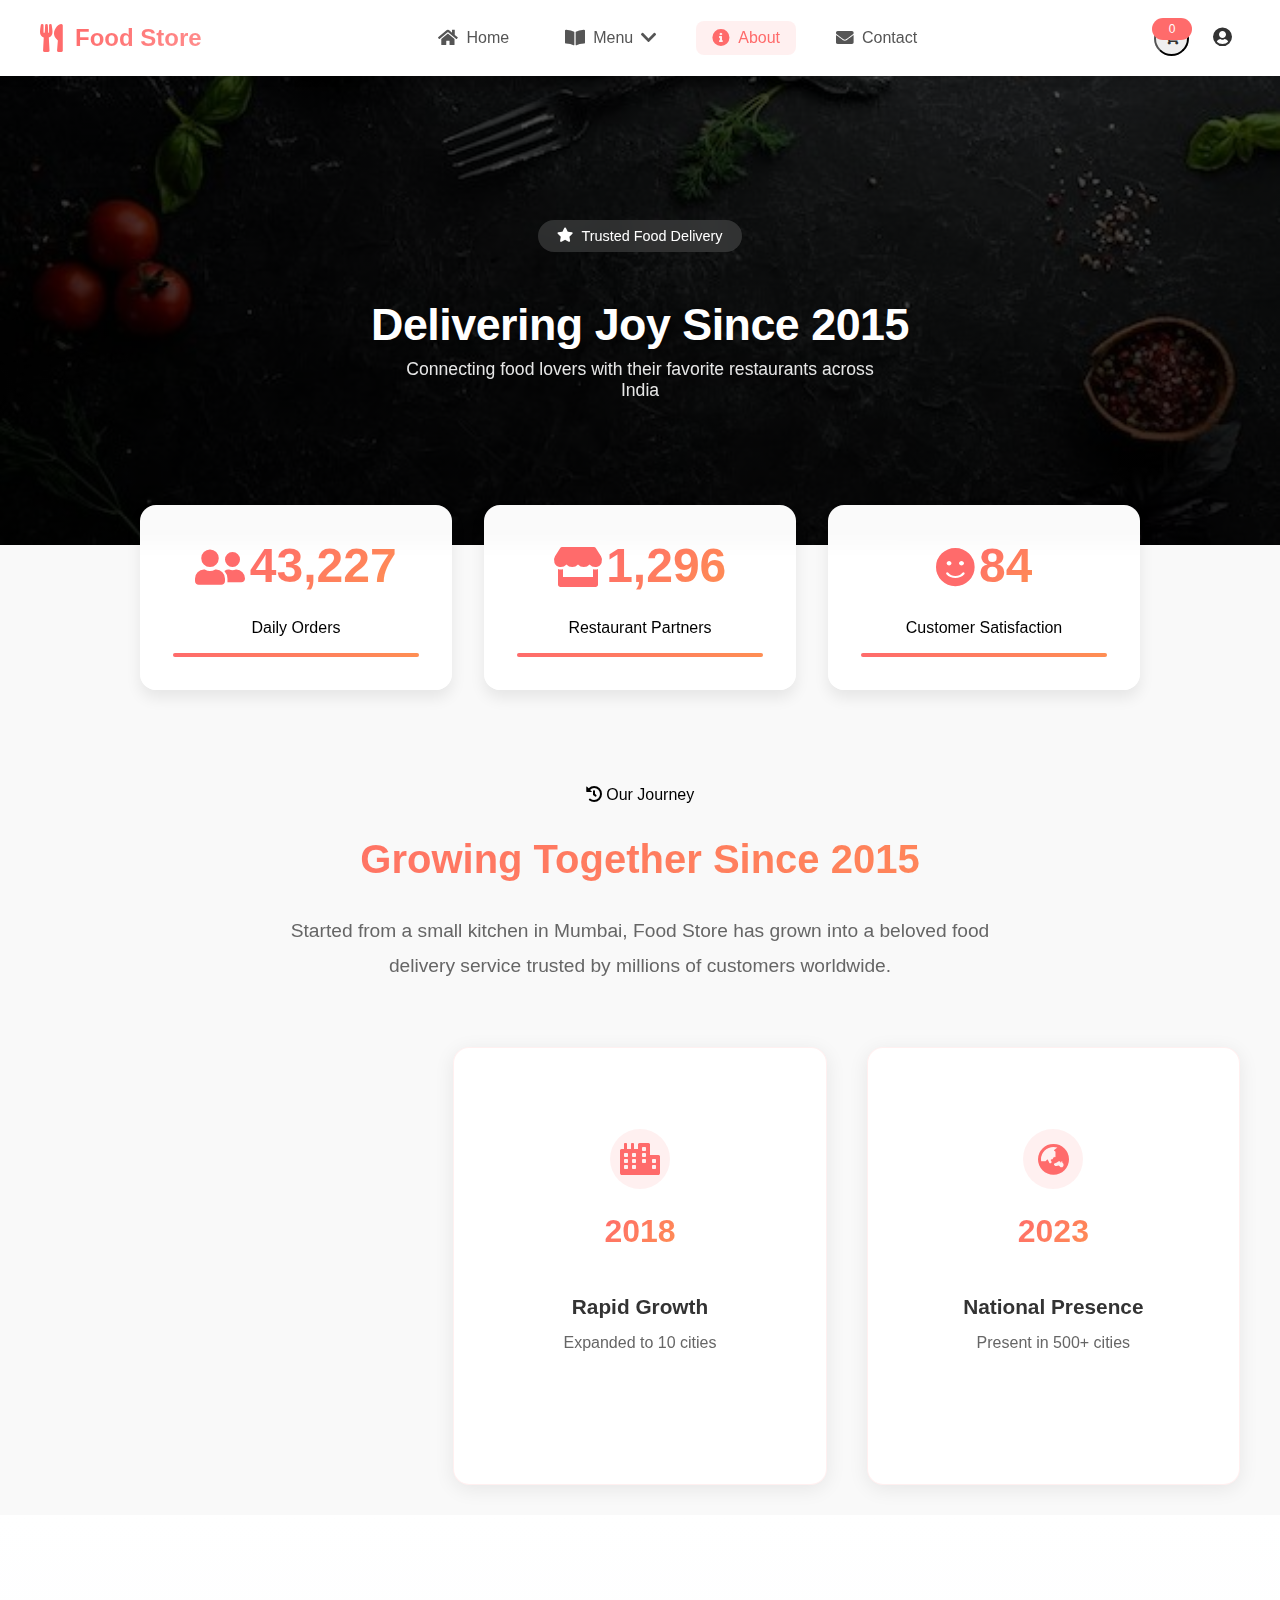
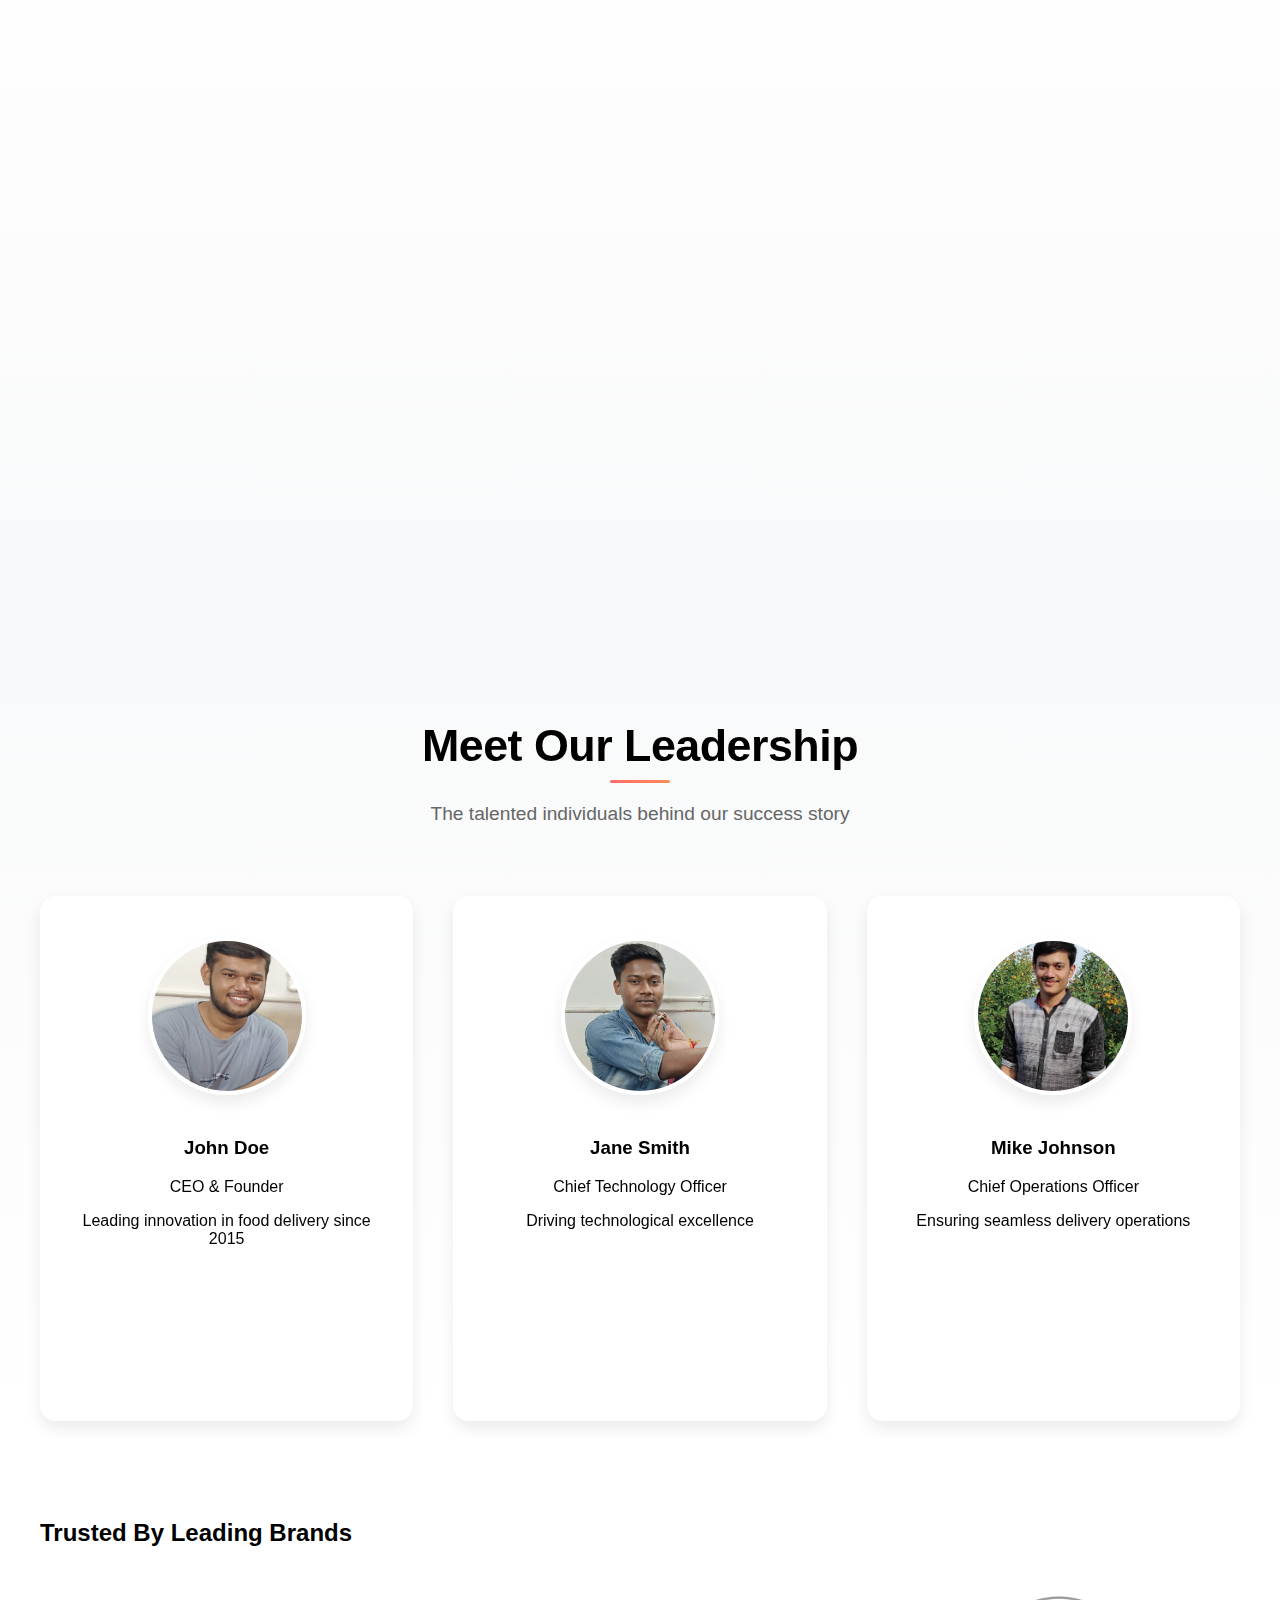
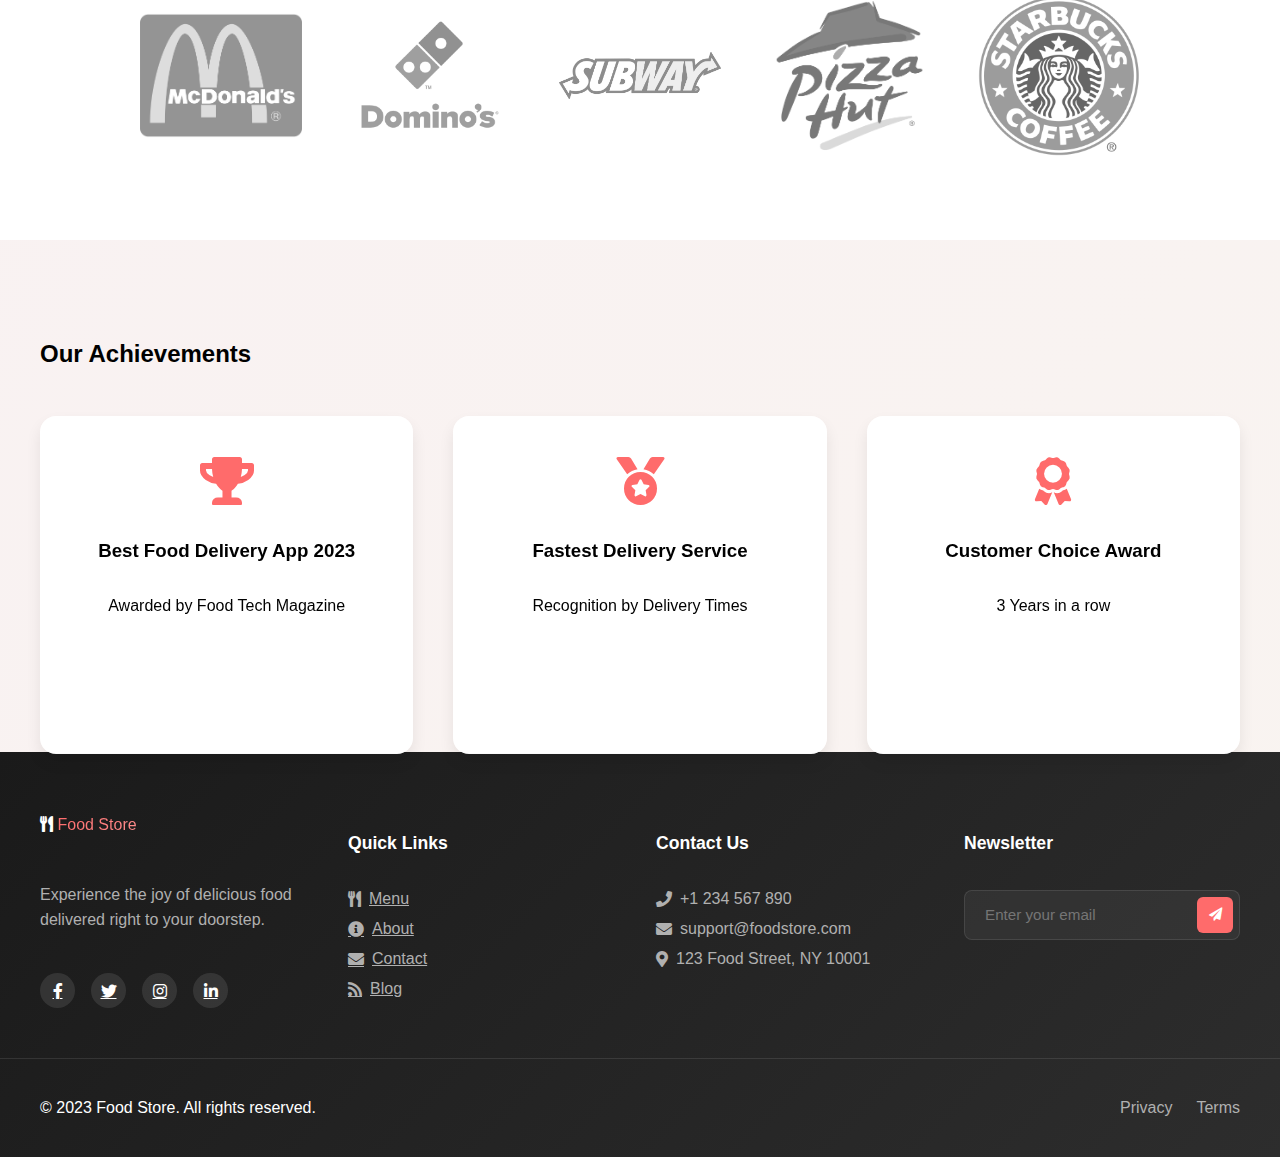
<file: food store 2.o/about.html>
<!DOCTYPE html>
<html lang="en">
<head>
    <meta charset="UTF-8">
    <meta name="viewport" content="width=device-width, initial-scale=1.0">
    <title>Food Store - About Us</title>
    <link rel="stylesheet" href="assets/css/common.css">
    <link rel="stylesheet" href="assets/css/about.css">
    <link rel="stylesheet" href="https://cdnjs.cloudflare.com/ajax/libs/font-awesome/5.15.4/css/all.min.css">
    <link href="https://unpkg.com/aos@2.3.1/dist/aos.css" rel="stylesheet">
</head>
<body>
    <div id="navbar"></div>

    <main class="about-page">
        <section class="hero-section">
            <div class="container">
                <div class="hero-content fade-in">
                    <span class="hero-badge">
                        <i class="fas fa-star"></i>
                        Trusted Food Delivery
                    </span>
                    <h1>Delivering Joy Since 2015</h1>
                    <p>Connecting food lovers with their favorite restaurants across India</p>
                </div>
            </div>
        </section>

        <section class="story-section">
            <div class="container">
                <div class="stats-banner" data-aos="fade-up">
                    <div class="stat-item" data-count="50000">
                        <i class="fas fa-user-friends"></i>
                        <span class="counter">0</span>
                        <p>Daily Orders</p>
                        <div class="progress-bar"></div>
                    </div>
                    <div class="stat-item" data-count="1500">
                        <i class="fas fa-store"></i>
                        <span class="counter">0</span>
                        <p>Restaurant Partners</p>
                        <div class="progress-bar"></div>
                    </div>
                    <div class="stat-item" data-count="98">
                        <i class="fas fa-smile"></i>
                        <span class="counter">0</span>
                        <p>Customer Satisfaction</p>
                        <div class="progress-bar"></div>
                    </div>
                </div>
               
                <div class="story-grid" data-aos="fade-up">
                    <div class="story-content">
                        <div class="story-header">
                            <div class="header-badge">
                                <i class="fas fa-history"></i>
                                <span>Our Journey</span>
                            </div>
                            <h2>Growing Together Since <span class="highlight">2015</span></h2>
                            <div class="header-divider"></div>
                            <p class="lead-text">Started from a small kitchen in Mumbai, Food Store has grown into a beloved food delivery service trusted by millions of customers worldwide.</p>
                        </div>
                        <div class="milestone-grid">
                            <div class="milestone" data-aos="fade-up">
                                <div class="milestone-header">
                                    <div class="icon-wrapper">
                                        <i class="fas fa-store-alt"></i>
                                    </div>
                                    <span class="milestone-year">2015</span>
                                </div>
                                <div class="milestone-content">
                                    <h3>Our Beginning</h3>
                                    <p>Founded in Mumbai</p>
                                </div>
                            </div>
                            <div class="milestone">
                                <div class="milestone-header">
                                    <i class="fas fa-city"></i>
                                    <span class="milestone-number">2018</span>
                                </div>
                                <div class="milestone-content">
                                    <h3>Rapid Growth</h3>
                                    <p>Expanded to 10 cities</p>
                                </div>
                            </div>
                            <div class="milestone">
                                <div class="milestone-header">
                                    <i class="fas fa-globe-asia"></i>
                                    <span class="milestone-number">2023</span>
                                </div>
                                <div class="milestone-content">
                                    <h3>National Presence</h3>
                                    <p>Present in 500+ cities</p>
                                </div>
                            </div>
                        </div>
                    </div>
                </div>
            </div>
        </section>

        <section class="mission-section">
            <div class="container">
                <div class="section-header" data-aos="fade-up">
                    <h2>Our Purpose</h2>
                    <p>Guided by our mission, vision, and values</p>
                </div>
                <div class="mission-grid">
                    <div class="mission-card" data-aos="fade-right">
                        <div class="mission-icon">
                            <i class="fas fa-bullseye"></i>
                        </div>
                        <h3>Our Mission</h3>
                        <p>To deliver exceptional food experiences to every customer, every time.</p>
                    </div>
                    <div class="mission-card" data-aos="fade-up">
                        <div class="mission-icon">
                            <i class="fas fa-eye"></i>
                        </div>
                        <h3>Our Vision</h3>
                        <p>To become the world's most loved food delivery platform.</p>
                    </div>
                    <div class="mission-card" data-aos="fade-left">
                        <div class="mission-icon">
                            <i class="fas fa-heart"></i>
                        </div>
                        <h3>Our Values</h3>
                        <p>Quality, Speed, and Customer Satisfaction above all.</p>
                    </div>
                </div>
            </div>
        </section>

        <section class="team-section" id="team">
            <div class="container">
                <div class="section-header">
                    <h2>Meet Our Leadership</h2>
                    <p>The talented individuals behind our success story</p>
                </div>
                <div class="team-grid">
                    <div class="team-card">
                        <img src="assets/images/team1.jpg" alt="CEO">
                        <h3>John Doe</h3>
                        <span>CEO & Founder</span>
                        <p>Leading innovation in food delivery since 2015</p>
                        <div class="social-links">
                            <a href="#"><i class="fab fa-linkedin"></i></a>
                            <a href="#"><i class="fab fa-twitter"></i></a>
                        </div>
                    </div>
                    <div class="team-card">
                        <img src="assets/images/team2.jpg" alt="CTO">
                        <h3>Jane Smith</h3>
                        <span>Chief Technology Officer</span>
                        <p>Driving technological excellence</p>
                        <div class="social-links">
                            <a href="#"><i class="fab fa-linkedin"></i></a>
                            <a href="#"><i class="fab fa-twitter"></i></a>
                        </div>
                    </div>
                    <div class="team-card">
                        <img src="assets/images/team3.jpg" alt="COO">
                        <h3>Mike Johnson</h3>
                        <span>Chief Operations Officer</span>
                        <p>Ensuring seamless delivery operations</p>
                        <div class="social-links">
                            <a href="#"><i class="fab fa-linkedin"></i></a>
                            <a href="#"><i class="fab fa-twitter"></i></a>
                        </div>
                    </div>
                </div>
            </div>
        </section>

        <section class="partners-section">
            <div class="container">
                <h2>Trusted By Leading Brands</h2>
                <div class="partner-logos">
                    <div class="logo-item"><img src="assets/images/partners/mcdonalds.png" alt="McDonald's"></div>
                    <div class="logo-item"><img src="assets/images/partners/dominos.png" alt="Domino's Pizza"></div>
                    <div class="logo-item"><img src="assets/images/partners/subway.png" alt="Subway"></div>
                    <div class="logo-item"><img src="assets/images/partners/pizzahut.png" alt="Pizza Hut"></div>
                    <div class="logo-item"><img src="assets/images/partners/starbucks.png" alt="Starbucks"></div>
                </div>
            </div>
        </section>

        <section class="achievements-section">
            <div class="container">
                <h2>Our Achievements</h2>
                <div class="achievements-grid">
                    <div class="achievement-card">
                        <i class="fas fa-trophy"></i>
                        <h3>Best Food Delivery App 2023</h3>
                        <p>Awarded by Food Tech Magazine</p>
                    </div>
                    <div class="achievement-card">
                        <i class="fas fa-medal"></i>
                        <h3>Fastest Delivery Service</h3>
                        <p>Recognition by Delivery Times</p>
                    </div>
                    <div class="achievement-card">
                        <i class="fas fa-award"></i>
                        <h3>Customer Choice Award</h3>
                        <p>3 Years in a row</p>
                    </div>
                </div>
            </div>
        </section>
    </main>

    <div id="footer"></div>
    <script src="https://unpkg.com/aos@2.3.1/dist/aos.js"></script>
    <script src="assets/js/common.js"></script>
    <script src="assets/js/about.js"></script>
</body>
</html>
</file>
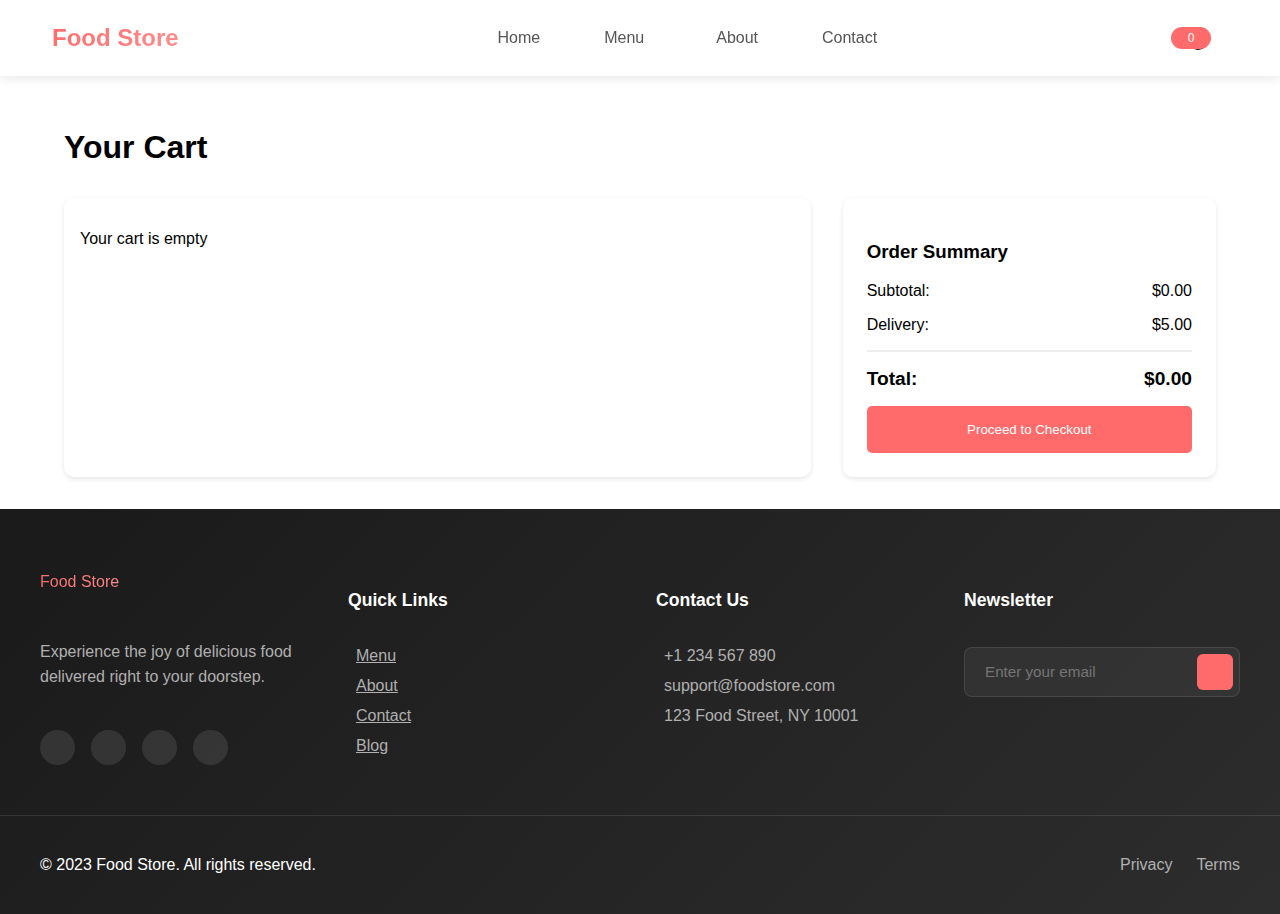
<file: food store 2.o/order.html>
<!DOCTYPE html>
<html lang="en">
<head>
    <meta charset="UTF-8">
    <meta name="viewport" content="width=device-width, initial-scale=1.0">
    <title>Food Store - Order</title>
    <link rel="stylesheet" href="assets/css/common.css">
    <link rel="stylesheet" href="assets/css/order.css">
</head>
<body>
    <div id="navbar"></div>

    <main class="order-page">
        <div class="container">
            <h1>Your Cart</h1>
            <div class="cart-container">
                <div id="cartItems" class="cart-items"></div>
                <div class="cart-summary">
                    <h3>Order Summary</h3>
                    <div class="summary-item">
                        <span>Subtotal:</span>
                        <span id="subtotal">$0.00</span>
                    </div>
                    <div class="summary-item">
                        <span>Delivery:</span>
                        <span>$5.00</span>
                    </div>
                    <div class="summary-item total">
                        <span>Total:</span>
                        <span id="total">$0.00</span>
                    </div>
                    <button id="checkoutBtn" class="checkout-btn">Proceed to Checkout</button>
                </div>
            </div>
        </div>
    </main>

    <div id="footer"></div>
    <script src="assets/js/common.js"></script>
    <script src="assets/js/order.js"></script>
</body>
</html>
</file>
<file: food store 2.o/assets/css/common.css>
body {
  font-family: Arial, sans-serif;
  margin: 0;
  padding: 0;
  box-sizing: border-box;
}

.container {
  width: 90%;
  max-width: 1200px;
  margin: 0 auto;
}

.navbar {
    background: rgba(255, 255, 255, 0.95);
    backdrop-filter: blur(10px);
    box-shadow: 0 2px 10px rgba(0,0,0,0.1);
    position: sticky;
    top: 0;
    z-index: 1000;
    transition: all 0.3s ease;
    padding: 0.5rem 0;
}

.navbar__container {
    max-width: 1200px;
    margin: 0 auto;
    padding: 0 1.5rem;
    display: flex;
    justify-content: space-between;
    align-items: center;
    height: 60px;
}

.navbar__brand a {
    display: flex;
    align-items: center;
    gap: 0.75rem;
    text-decoration: none;
    font-size: 1.5rem;
    font-weight: 700;
    color: #333;
}

.navbar__brand i {
    color: #ff6b6b;
    font-size: 1.75rem;
}

.brand-name {
    background: linear-gradient(135deg, #ff6b6b, #ff8e8e);
    background-clip: text;
    -webkit-background-clip: text;
    -webkit-text-fill-color: transparent;
}

.navbar__menu {
    display: flex;
    align-items: center;
    gap: 2rem;
}

.navbar__links {
    display: flex;
    gap: 1.5rem;
}

.navbar__link {
    color: #555;
    text-decoration: none;
    font-weight: 500;
    padding: 0.5rem 1rem;
    border-radius: 8px;
    transition: all 0.3s ease;
    display: flex;
    align-items: center;
    gap: 0.5rem;
}

.navbar__link i {
    font-size: 1.1rem;
}

.navbar__link:hover {
    color: #ff6b6b;
    background: rgba(255, 107, 107, 0.1);
    transform: translateY(-2px);
}

.navbar__link.active {
    color: #ff6b6b;
    background: rgba(255, 107, 107, 0.1);
}

.navbar__actions {
    display: flex;
    align-items: center;
    gap: 1rem;
}

.navbar__cart {
    position: relative;
    padding: 0.5rem;
    color: #333;
    border-radius: 50%;
    transition: all 0.3s ease;
}

.cart-count {
    position: absolute;
    top: -5px;
    right: -5px;
    background: #ff6b6b;
    color: white;
    font-size: 0.75rem;
    padding: 0.25rem 0.5rem;
    border-radius: 1rem;
    min-width: 1.5rem;
    text-align: center;
}

.navbar__button {
    background: linear-gradient(135deg, #ff6b6b, #ff8e8e);
    color: white;
    padding: 0.5rem 1.25rem;
    border-radius: 8px;
    text-decoration: none;
    font-weight: 500;
    transition: all 0.3s ease;
}

.navbar__button:hover {
    transform: translateY(-2px);
    box-shadow: 0 4px 12px rgba(255, 107, 107, 0.3);
}

.navbar__toggle {
    display: none;
    flex-direction: column;
    gap: 0.25rem;
    border: none;
    background: none;
    cursor: pointer;
    padding: 0.5rem;
}

.toggle-line {
    width: 24px;
    height: 2px;
    background: #333;
    transition: all 0.3s ease;
}

.mega-menu {
    position: absolute;
    top: 100%;
    left: 50%;
    transform: translateX(-50%) translateY(10px);
    background: white;
    border-radius: 8px;
    box-shadow: 0 3px 15px rgba(0,0,0,0.08);
    padding: 0.75rem;
    opacity: 0;
    visibility: hidden;
    transition: all 0.2s ease;
    min-width: 280px;
    z-index: 1000;
}

.mega-menu__grid {
    display: grid;
    grid-template-columns: 1fr;
    gap: 1rem;
    align-items: start;
}

.mega-menu__section h3 {
    color: #333;
    font-size: 1.1rem;
    margin-bottom: 1.2rem;
    font-weight: 600;
    display: flex;
    align-items: center;
    gap: 0.5rem;
}

.menu-links {
    display: flex;
    flex-direction: column;
    gap: 0.25rem;
}

.menu-link {
    display: flex;
    align-items: center;
    gap: 0.75rem;
    color: #555;
    padding: 0.75rem;
    border-radius: 6px;
    transition: all 0.2s ease;
    text-decoration: none;
}

.menu-link:hover {
    background: rgba(255,107,107,0.08);
    color: #ff6b6b;
    transform: translateX(3px);
}

.menu-link i {
    font-size: 1.1rem;
    color: #ff6b6b;
    width: 24px;
    text-align: center;
}

.menu-link__content {
    display: flex;
    flex-direction: column;
    gap: 0.125rem;
}

.menu-link__content span {
    font-weight: 500;
    font-size: 0.95rem;
}

.menu-link__content small {
    font-size: 0.75rem;
    color: #888;
    transition: color 0.2s ease;
}

.menu-link:hover .menu-link__content small {
    color: #ff6b6b;
}

.navbar__dropdown:hover .mega-menu {
    opacity: 1;
    visibility: visible;
    transform: translateX(-50%) translateY(0);
}

.mega-menu__section a {
    display: block;
    color: #666;
    padding: 0.5rem 0;
    transition: all 0.3s ease;
}

.mega-menu__section a:hover {
    color: #ff6b6b;
    transform: translateX(5px);
}

.promo-card {
    background: #f8f8f8;
    border-radius: 12px;
    overflow: hidden;
    transition: all 0.3s ease;
}

.promo-card:hover {
    transform: translateY(-5px);
    box-shadow: 0 4px 15px rgba(0,0,0,0.1);
}

.promo-card img {
    width: 100%;
    height: 120px;
    object-fit: cover;
}

.promo-card p {
    padding: 1rem;
    color: #333;
    font-weight: 500;
}

.cart-dropdown {
    position: absolute;
    top: 100%;
    right: 0;
    background: white;
    border-radius: 16px;
    box-shadow: 0 4px 24px rgba(0,0,0,0.1);
    width: 320px;
    opacity: 0;
    visibility: hidden;
    transform: translateY(10px);
    transition: all 0.3s cubic-bezier(0.4, 0, 0.2, 1);
    z-index: 100;
}

.navbar__cart-wrapper:hover .cart-dropdown {
    opacity: 1;
    visibility: visible;
    transform: translateY(0);
}

.cart-preview {
    padding: 1.5rem;
}

.cart-preview h3 {
    color: #333;
    margin-bottom: 1rem;
    font-weight: 600;
}

.cart-total {
    display: flex;
    justify-content: space-between;
    padding: 1rem 0;
    border-top: 1px solid #eee;
    margin-top: 1rem;
    font-weight: 600;
}

.toggle-wrapper {
    position: relative;
    width: 30px;
    height: 20px;
}

/* User menu styles */
.navbar__user-button {
    background: none;
    border: none;
    color: #333;
    font-size: 1.2rem;
    padding: 0.5rem;
    cursor: pointer;
    transition: color 0.3s ease;
}

.navbar__user-button:hover {
    color: #ff6b6b;
}

.user-dropdown {
    position: absolute;
    top: 100%;
    right: 0;
    background: white;
    border-radius: 12px;
    box-shadow: 0 4px 20px rgba(0,0,0,0.1);
    width: 250px;
    opacity: 0;
    visibility: hidden;
    transform: translateY(10px);
    transition: all 0.3s ease;
    z-index: 1000;
}

.navbar__user-wrapper:hover .user-dropdown {
    opacity: 1;
    visibility: visible;
    transform: translateY(0);
}

.user-menu {
    padding: 1rem 0;
}

.user-menu__item {
    display: flex;
    align-items: center;
    gap: 0.75rem;
    padding: 0.75rem 1.5rem;
    color: #333;
    text-decoration: none;
    transition: background-color 0.3s ease;
}

.user-menu__item:hover {
    background-color: #f5f5f5;
    color: #ff6b6b;
}

.user-menu__item i {
    width: 20px;
    text-align: center;
}

.user-menu__divider {
    margin: 0.5rem 0;
    border: none;
    border-top: 1px solid #eee;
}

/* Cart button animations */
.navbar__cart {
    transform: scale(1);
    transition: transform 0.2s ease;
}

.navbar__cart:hover {
    transform: scale(1.1);
}

.cart-count {
    animation: pulse 2s infinite;
}

@keyframes pulse {
    0% { transform: scale(1); }
    50% { transform: scale(1.1); }
    100% { transform: scale(1); }
}

/* Mobile responsive adjustments */
@media (max-width: 768px) {
    .user-dropdown,
    .cart-dropdown {
        position: fixed;
        top: auto;
        bottom: 0;
        left: 0;
        right: 0;
        width: 100%;
        border-radius: 12px 12px 0 0;
        transform: translateY(100%);
    }

    .navbar__user-wrapper:hover .user-dropdown,
    .navbar__cart-wrapper:hover .cart-dropdown {
        transform: translateY(0);
    }
}

/* Simplified Footer Styles */
.footer {
    background: linear-gradient(135deg, #1a1a1a 0%, #2d2d2d 100%);
    color: #fff;
    padding: 4rem 0 0;
}

.footer__content {
    max-width: 1200px;
    margin: 0 auto;
    padding: 0 2rem;
    display: grid;
    grid-template-columns: repeat(auto-fit, minmax(200px, 1fr));
    gap: 2rem;
}

.footer__brand {
    margin-bottom: 1rem;
}

.footer__description {
    color: #b0b0b0;
    line-height: 1.6;
    margin-bottom: 1.5rem;
}

.footer__social {
    display: flex;
    gap: 1rem;
}

.footer__social a {
    color: #fff;
    background: rgba(255,255,255,0.1);
    width: 35px;
    height: 35px;
    border-radius: 50%;
    display: flex;
    align-items: center;
    justify-content: center;
    transition: all 0.3s ease;
}

.footer__social a:hover {
    background: #ff6b6b;
    transform: translateY(-3px);
}

.footer__title {
    color: #fff;
    margin-bottom: 1.2rem;
    font-size: 1.1rem;
}

.footer__links li,
.footer__contact li {
    margin-bottom: 0.75rem;
}

.footer__links a,
.footer__contact li {
    color: #b0b0b0;
    display: flex;
    align-items: center;
    gap: 0.5rem;
    transition: color 0.3s ease;
}

.footer__links a:hover {
    color: #ff6b6b;
}

.footer__form .form-group {
    position: relative;
}

.footer__form input {
    width: 100%;
    padding: 0.75rem;
    padding-right: 3rem;
    background: rgba(255,255,255,0.05);
    border: 1px solid rgba(255,255,255,0.1);
    border-radius: 6px;
    color: #fff;
}

.submit-btn {
    position: absolute;
    right: 5px;
    top: 50%;
    transform: translateY(-50%);
    background: #ff6b6b;
    border: none;
    width: 35px;
    height: 35px;
    border-radius: 6px;
    color: #fff;
    cursor: pointer;
    transition: all 0.3s ease;
}

.submit-btn:hover {
    background: #ff8585;
}

.footer__bottom {
    margin-top: 3rem;
    padding: 1.5rem 0;
    border-top: 1px solid rgba(255,255,255,0.1);
}

.footer__bottom-content {
    max-width: 1200px;
    margin: 0 auto;
    padding: 0 2rem;
    display: flex;
    justify-content: space-between;
    align-items: center;
}

.footer__legal {
    display: flex;
    gap: 1.5rem;
}

.footer__legal a {
    color: #b0b0b0;
    text-decoration: none;
    transition: color 0.3s ease;
}

.footer__legal a:hover {
    color: #ff6b6b;
}

@media (max-width: 768px) {
    .footer__content {
        grid-template-columns: 1fr;
    }

    .footer__bottom-content {
        flex-direction: column;
        gap: 1rem;
        text-align: center;
    }
}

/* Fixed Footer Form Styles */
.footer__form {
    position: relative;
    max-width: 100%;
}

.form-group {
    position: relative;
    height: 48px;
    display: flex;
    align-items: center;
    background: rgba(255, 255, 255, 0.05);
    border: 1px solid rgba(255, 255, 255, 0.1);
    border-radius: 8px;
}

.footer__form input {
    flex: 1;
    height: 100%;
    background: transparent;
    border: none;
    padding: 0 60px 0 20px;
    color: #fff;
    font-size: 0.95rem;
}

.submit-btn {
    position: absolute;
    right: 6px;
    top: 50%;
    transform: translateY(-50%);
    width: 36px;
    height: 36px;
    background: #ff6b6b;
    border: none;
    border-radius: 6px;
    color: #fff;
    display: flex;
    align-items: center;
    justify-content: center;
    cursor: pointer;
    transition: all 0.3s ease;
}

.submit-btn:hover {
    background: #ff8585;
    transform: translateY(-50%) scale(1.05);
}

.footer__section {
    display: flex;
    flex-direction: column;
    gap: 1rem;
}

.footer__links, 
.footer__contact {
    padding: 0;
    margin: 0;
    list-style: none;
}

.dropdown-menu {
    position: absolute;
    top: calc(100% + 0.5rem);
    left: 50%;
    transform: translateX(-50%) translateY(10px);
    background: white;
    border-radius: 12px;
    box-shadow: 0 4px 24px rgba(0,0,0,0.1);
    padding: 1rem;
    opacity: 0;
    visibility: hidden;
    transition: all 0.3s cubic-bezier(0.4, 0, 0.2, 1);
    min-width: 320px;
    z-index: 1000;
}

.dropdown-menu__grid {
    display: grid;
    grid-template-columns: 1fr;
    gap: 1rem;
}

.dropdown-menu__col h3 {
    display: flex;
    align-items: center;
    gap: 0.5rem;
    color: #333;
    font-size: 0.9rem;
    text-transform: uppercase;
    letter-spacing: 0.5px;
    margin-bottom: 1rem;
}

.menu-list {
    display: flex;
    flex-direction: column;
    gap: 0.5rem;
}

.menu-item {
    display: flex;
    align-items: center;
    gap: 0.75rem;
    padding: 0.75rem;
    border-radius: 8px;
    transition: all 0.2s ease;
    color: #555;
    text-decoration: none;
}

.menu-item:hover {
    background: rgba(255,107,107,0.1);
    color: #ff6b6b;
    transform: translateX(5px);
}

.menu-item i {
    font-size: 1.25rem;
    color: #ff6b6b;
    width: 24px;
    text-align: center;
}

.menu-item__content {
    display: flex;
    flex-direction: column;
}

.menu-item__content small {
    font-size: 0.75rem;
    color: #888;
}

.navbar__dropdown:hover .dropdown-menu {
    opacity: 1;
    visibility: visible;
    transform: translateX(-50%) translateY(0);
}

@media (max-width: 768px) {
    .mega-menu {
        position: static;
        transform: none;
        min-width: 100%;
        box-shadow: none;
        border-radius: 0;
        padding: 0.5rem;
        background: #f8f9fa;
    }
    
    .menu-link {
        padding: 0.75rem;
        border-radius: 8px;
    }
}
</file>
<file: food store 2.o/assets/css/about.css>
.about-page {
    background: #f9f9f9;
}

/* Base styles */
html {
    scroll-behavior: smooth;
}

/* Base Container */
.container {
    max-width: 1200px;
    margin: 0 auto;
    padding: 0 1.5rem;
    width: 100%;
}

/* Section Spacing */
section {
    padding: 6rem 0;
}

.hero-section {
    background: linear-gradient(rgba(0,0,0,0.65), rgba(0,0,0,0.8)),
                url('../images/about-hero.jpg');
    background-size: cover;
    background-position: center 30%;
    min-height: 45vh;
    max-height: 400px;
    display: flex;
    align-items: center;
    justify-content: center;
    text-align: center;
    color: white;
    position: relative;
    overflow: hidden;
    padding: 2rem 0;
}

.hero-section.parallax {
    background-attachment: fixed;
    transition: background-position 0.5s ease;
}

.hero-content {
    max-width: 700px;
    padding: 1rem;
    transform: none;
    opacity: 1;
    width: 100%;
    padding: 0 1.5rem;
    margin: 0 auto;
}

.hero-badge {
    display: inline-flex;
    align-items: center;
    gap: 0.5rem;
    background: rgba(255,255,255,0.15);
    padding: 0.5rem 1.2rem;
    font-size: 0.9rem;
    border-radius: 50px;
    margin-bottom: 1rem;
    backdrop-filter: blur(10px);
}

.hero-section h1 {
    font-size: 2.8rem;
    margin-bottom: 0.5rem;
    line-height: 1.2;
    text-shadow: 2px 2px 4px rgba(0,0,0,0.3);
    letter-spacing: -0.5px;
}

.hero-section p {
    font-size: 1.1rem;
    opacity: 0.9;
    max-width: 500px;
    margin: 0 auto;
}

.story-section {
    padding: 5rem 0;
}

.story-grid {
    display: flex;
    flex-direction: column;
    align-items: center;
    max-width: 1000px;
    margin: 0 auto;
    padding: 2rem 0;
    display: grid;
    gap: 2.5rem;
    max-width: 1200px;
}

.story-header {
    text-align: center;
    margin-bottom: 4rem;
}

.story-header .subtitle {
    display: inline-block;
    padding: 0.5rem 1.5rem;
    background: linear-gradient(135deg, rgba(255,107,107,0.1), rgba(255,142,83,0.1));
    border-radius: 50px;
    color: #ff6b6b;
    font-weight: 600;
    margin-bottom: 1rem;
}

.story-header h2 {
    font-size: 2.5rem;
    margin-bottom: 1.5rem;
    background: linear-gradient(135deg, #ff6b6b, #ff8e53);
    -webkit-background-clip: text;
    background-clip: text;
    -webkit-text-fill-color: transparent;
}

.lead-text {
    font-size: 1.2rem;
    line-height: 1.8;
    color: #666;
    max-width: 800px;
    margin: 0 auto;
}

.story-content {
    width: 100%;
    text-align: center;
}

.story-content h2 {
    font-size: 2.5rem;
    margin-bottom: 2rem;
    background: linear-gradient(135deg, #ff6b6b, #ff8e53);
    -webkit-background-clip: text;
    background-clip: text;
    -webkit-text-fill-color: transparent;
}

.story-content p {
    max-width: 700px;
    margin: 0 auto 3rem;
    font-size: 1.2rem;
    line-height: 1.8;
    color: #666;
}

.milestone-grid {
    width: 100%;
    display: grid;
    grid-template-columns: repeat(3, 1fr);
    gap: 2.5rem;
    margin-top: 3rem;
}

.milestone {
    text-align: center;
    background: white;
    border-radius: 16px;
    padding: 2.5rem 2rem;
    box-shadow: 0 4px 20px rgba(0,0,0,0.08);
    transition: all 0.4s cubic-bezier(0.165, 0.84, 0.44, 1);
    position: relative;
    overflow: hidden;
    border: 1px solid rgba(255,107,107,0.1);
    height: 100%;
    display: flex;
    flex-direction: column;
    justify-content: center;
    align-items: center;
}

.milestone:hover {
    transform: translateY(-5px);
    box-shadow: 0 8px 30px rgba(255,107,107,0.15);
    border-color: rgba(255,107,107,0.3);
}

.milestone::before {
    content: '';
    position: absolute;
    top: 0;
    left: 0;
    width: 100%;
    height: 3px;
    background: linear-gradient(90deg, #ff6b6b, #ff8e53);
    transform: scaleX(0);
    transition: transform 0.3s ease;
    transform-origin: left;
}

.milestone:hover::before {
    transform: scaleX(1);
}

.milestone-header {
    display: flex;
    flex-direction: column;
    align-items: center;
    gap: 1rem;
    margin-bottom: 1.5rem;
    width: 100%;
}

.milestone-header i {
    font-size: 2rem;
    color: #ff6b6b;
    background: rgba(255,107,107,0.1);
    width: 60px;
    height: 60px;
    border-radius: 50%;
    display: flex;
    align-items: center;
    justify-content: center;
    margin-bottom: 0.5rem;
}

.milestone-year,
.milestone-number {
    font-size: 2rem;
    font-weight: 700;
    background: linear-gradient(135deg, #ff6b6b, #ff8e53);
    -webkit-background-clip: text;
    background-clip: text;
    -webkit-text-fill-color: transparent;
}

.milestone-content {
    text-align: center;
    width: 100%;
}

.milestone-content h3 {
    font-size: 1.3rem;
    margin-bottom: 0.75rem;
    color: #333;
    font-weight: 600;
}

.milestone-content p {
    color: #666;
    font-size: 1rem;
    line-height: 1.5;
}

.mission-section {
    padding: 5rem 0;
    background: #fff;
}

.mission-grid {
    display: grid;
    grid-template-columns: repeat(3, 1fr);
    gap: 2rem;
    display: grid;
    gap: 2.5rem;
    max-width: 1200px;
    grid-template-columns: repeat(auto-fit, minmax(300px, 1fr));
}

.mission-card {
    text-align: center;
    padding: 3rem 2rem;
    background: #f8f8f8;
    border-radius: 16px;
    transition: transform 0.3s ease;
    height: 100%;
    display: flex;
    flex-direction: column;
    align-items: center;
    justify-content: flex-start;
    padding: 2.5rem 2rem;
}

.mission-card:hover {
    transform: translateY(-10px);
}

.mission-icon {
    width: 80px;
    height: 80px;
    background: #ff6b6b;
    border-radius: 50%;
    display: flex;
    align-items: center;
    justify-content: center;
    margin: 0 auto 1.5rem;
}

.mission-icon i {
    font-size: 2rem;
    color: white;
}

.team-section {
    padding: 5rem 0;
}

.team-grid {
    display: grid;
    grid-template-columns: repeat(3, 1fr);
    gap: 2rem;
    margin-top: 3rem;
    display: grid;
    gap: 2.5rem;
    max-width: 1200px;
    grid-template-columns: repeat(auto-fit, minmax(280px, 1fr));
}

.team-card {
    text-align: center;
    background: white;
    border-radius: 16px;
    padding: 3rem 2rem;
    box-shadow: 0 4px 15px rgba(0,0,0,0.1);
    position: relative;
    overflow: hidden;
    transition: all 0.3s ease;
    height: 100%;
    display: flex;
    flex-direction: column;
    align-items: center;
    justify-content: flex-start;
    padding: 2.5rem 2rem;
}

.team-card:hover {
    transform: translateY(-10px);
}

.team-card img {
    width: 150px;
    height: 150px;
    border-radius: 50%;
    margin-bottom: 1.5rem;
    object-fit: cover;
    transition: transform 0.5s ease;
    filter: grayscale(20%);
    border: 4px solid #fff;
    box-shadow: var(--shadow-md);
}

.team-card:hover img {
    transform: scale(1.05);
    filter: grayscale(0%);
    transform: scale(1.08);
}

.social-links {
    display: flex;
    gap: 1rem;
    justify-content: center;
    margin-top: 1rem;
    transform: translateY(20px);
    opacity: 0;
    transition: all 0.3s ease;
}

.team-card:hover .social-links {
    transform: translateY(0);
    opacity: 1;
}

.social-links a {
    color: #666;
    transition: color 0.3s ease;
}

.social-links a:hover {
    color: #ff6b6b;
}

.achievements-section {
    padding: 5rem 0;
    background: linear-gradient(135deg, #ff6b6b0d 0%, #ff8e530d 100%);
}

.achievements-grid {
    display: grid;
    grid-template-columns: repeat(3, 1fr);
    gap: 2rem;
    margin-top: 3rem;
    display: grid;
    gap: 2.5rem;
    max-width: 1200px;
}

.achievement-card {
    text-align: center;
    background: white;
    padding: 2rem;
    border-radius: 16px;
    box-shadow: 0 4px 15px rgba(0,0,0,0.1);
    height: 100%;
    display: flex;
    flex-direction: column;
    align-items: center;
    justify-content: flex-start;
    padding: 2.5rem 2rem;
    position: relative;
    overflow: hidden;
}

.achievement-card::before {
    content: '';
    position: absolute;
    top: 0;
    left: 0;
    width: 100%;
    height: 100%;
    background: var(--primary-gradient);
    opacity: 0;
    transition: opacity 0.3s ease;
    z-index: 0;
}

.achievement-card:hover::before {
    opacity: 0.03;
}

.achievement-card i {
    font-size: 3rem;
    color: #ff6b6b;
    margin-bottom: 1rem;
}

.stats-banner {
    display: grid;
    grid-template-columns: repeat(3, 1fr);
    gap: 2rem;
    margin: -4rem auto 4rem;
    position: relative;
    z-index: 10;
    margin: -8rem auto 4rem;
    max-width: 1000px;
    width: calc(100% - 3rem);
    margin-top: -120px;
}

.stat-item {
    background: white;
    padding: 2rem;
    border-radius: 16px;
    text-align: center;
    box-shadow: 0 10px 30px rgba(0,0,0,0.1);
    transition: transform 0.3s ease;
    background: rgba(255, 255, 255, 0.95);
    backdrop-filter: blur(10px);
    border: 1px solid rgba(255, 255, 255, 0.1);
    background: rgba(255, 255, 255, 0.98);
    box-shadow: var(--shadow-lg);
    transform-origin: center;
}

.stat-item:hover {
    transform: translateY(-10px);
    box-shadow: 0 15px 35px rgba(0,0,0,0.1);
}

.stat-item i {
    font-size: 2.5rem;
    color: #ff6b6b;
    margin-bottom: 1rem;
}

.stat-item .counter {
    font-size: 3rem;
    font-weight: 700;
    color: #333;
    margin: 1rem 0;
    background: linear-gradient(135deg, #ff6b6b, #ff8e53);
    -webkit-background-clip: text;
    background-clip: text;
    -webkit-text-fill-color: transparent;
}

.stat-item:hover .counter {
    transform: scale(1.1);
}

.video-section {
    padding: 5rem 0;
    background: #f8f8f8;
}

.video-wrapper {
    position: relative;
    border-radius: 20px;
    overflow: hidden;
    box-shadow: 0 20px 40px rgba(0,0,0,0.15);
}

.video-wrapper video {
    width: 100%;
    display: block;
}

.play-btn {
    position: absolute;
    top: 50%;
    left: 50%;
    transform: translate(-50%, -50%);
    width: 80px;
    height: 80px;
    border-radius: 50%;
    background: rgba(255,255,255,0.9);
    border: none;
    cursor: pointer;
    transition: all 0.3s ease;
}

.play-btn:hover {
    transform: translate(-50%, -50%) scale(1.1);
    background: #ff6b6b;
    color: white;
}

.partners-section {
    padding: 5rem 0;
    background: white;
}

.partner-logos {
    display: flex;
    justify-content: center;
    flex-wrap: wrap;
    gap: 3rem;
    margin-top: 3rem;
    display: grid;
    grid-template-columns: repeat(auto-fit, minmax(150px, 1fr));
    gap: 3rem;
    align-items: center;
    max-width: 1000px;
    margin: 3rem auto 0;
}

.logo-item {
    flex: 0 1 150px;
    filter: grayscale(100%);
    opacity: 0.6;
    transition: all 0.3s ease;
}

.logo-item:hover {
    filter: grayscale(0);
    opacity: 1;
}

.logo-item img {
    width: 100%;
    height: auto;
}

/* Animations */
@keyframes fadeInUp {
    from {
        opacity: 0;
        transform: translateY(20px);
    }
    to {
        opacity: 1;
        transform: translateY(0);
    }
}

@media (max-width: 768px) {
    .story-grid {
        padding: 1rem 0;
    }

    .story-content h2 {
        font-size: 2rem;
    }

    .story-content p {
        font-size: 1.1rem;
        padding: 0 1rem;
    }

    .milestone-grid {
        grid-template-columns: 1fr;
        gap: 2rem;
        padding: 0;
        margin-top: 2rem;
    }

    .mission-grid,
    .team-grid,
    .achievements-grid {
        grid-template-columns: 1fr;
    }

    .milestone-grid {
        grid-template-columns: repeat(auto-fit, minmax(150px, 1fr));
    }

    .hero-section {
        min-height: 35vh;
        max-height: 300px;
    }

    .hero-section h1 {
        font-size: 2rem;
    }

    .hero-badge {
        padding: 0.4rem 1rem;
        font-size: 0.8rem;
    }

    .hero-section p {
        font-size: 1rem;
    }

    .stats-banner {
        grid-template-columns: 1fr;
        margin: 2rem auto;
        margin-top: -2rem;
        padding: 0 1rem;
        margin: -4rem auto 3rem;
        width: calc(100% - 2rem);
    }
    
    .partner-logos {
        gap: 2rem;
        grid-template-columns: repeat(auto-fit, minmax(120px, 1fr));
    }
    
    .logo-item {
        flex: 0 1 120px;
    }

    .hero-section {
        min-height: 50vh;
    }

    .mission-grid {
        padding: 0 1rem;
    }

    .team-card {
        margin: 0 1rem;
    }

    .story-content h2 {
        font-size: 2rem;
    }
    
    .milestone-grid {
        grid-template-columns: 1fr;
        gap: 1.5rem;
    }
    
    .story-header h2 {
        font-size: 2rem;
    }
    
    .milestone {
        padding: 2rem;
    }

    section {
        padding: 4rem 0;
    }

    .section-header {
        margin-bottom: 3rem;
    }
}

/* Enhanced Team Card Effects */
.team-card::before {
    content: '';
    position: absolute;
    top: 0;
    left: 0;
    right: 0;
    bottom: 0;
    background: linear-gradient(135deg, #ff6b6b, #ff8e53);
    opacity: 0;
    transition: opacity 0.3s ease;
    border-radius: 16px;
    z-index: 1;
}

.team-card:hover::before {
    opacity: 0.1;
}

/* Progress Bar for Stats */
.stat-item .progress-bar {
    width: 100%;
    height: 4px;
    background: #f0f0f0;
    border-radius: 2px;
    margin-top: 1rem;
    overflow: hidden;
}

.stat-item .progress-bar::after {
    content: '';
    display: block;
    height: 100%;
    background: linear-gradient(90deg, #ff6b6b, #ff8e53);
    transform: scaleX(0);
    transform-origin: left;
    transition: transform 1.5s ease;
}

.stat-item.animate .progress-bar::after {
    transform: scaleX(1);
}

/* Scroll to Top Button */
.scroll-top {
    position: fixed;
    bottom: 2rem;
    right: 2rem;
    background: #ff6b6b;
    color: white;
    width: 50px;
    height: 50px;
    border-radius: 50%;
    display: flex;
    align-items: center;
    justify-content: center;
    cursor: pointer;
    opacity: 0;
    transition: all 0.3s ease;
    z-index: 100;
    box-shadow: 0 4px 15px rgba(255,107,107,0.3);
}

.scroll-top.visible {
    opacity: 1;
}

.scroll-top:hover {
    transform: translateY(-5px);
    background: #ff8e53;
}

/* Loading Animation */
.loading-overlay {
    position: fixed;
    top: 0;
    left: 0;
    right: 0;
    bottom: 0;
    background: white;
    display: flex;
    align-items: center;
    justify-content: center;
    z-index: 1000;
    transition: opacity 0.5s ease;
}

.loading-spinner {
    width: 50px;
    height: 50px;
    border: 3px solid #f0f0f0;
    border-top-color: #ff6b6b;
    border-radius: 50%;
    animation: spin 1s infinite linear;
}

@keyframes spin {
    to { transform: rotate(360deg); }
}

/* Typography Improvements */
.section-header {
    text-align: center;
    max-width: 800px;
    margin: 0 auto 4rem;
}

.section-header h2 {
    font-size: 2.8rem;
    margin-bottom: 1rem;
    line-height: 1.2;
    position: relative;
    display: inline-block;
    letter-spacing: -0.5px;
    margin-bottom: 1.5rem;
}

.section-header h2::after {
    content: '';
    position: absolute;
    bottom: -10px;
    left: 50%;
    transform: translateX(-50%);
    width: 60px;
    height: 3px;
    background: linear-gradient(90deg, #ff6b6b, #ff8e53);
    border-radius: 2px;
}

.section-header p {
    font-size: 1.2rem;
    color: #666;
    max-width: 600px;
    margin: 0 auto;
    line-height: 1.8;
}

/* Enhanced Card Animations */
.stat-item, .mission-card, .team-card, .achievement-card {
    transition: all 0.4s cubic-bezier(0.165, 0.84, 0.44, 1);
    backdrop-filter: blur(10px);
    background: rgba(255, 255, 255, 0.98);
    border: 1px solid rgba(255,255,255,0.1);
    box-shadow: var(--shadow-md);
}

.stat-item:hover, .mission-card:hover, .team-card:hover, .achievement-card:hover {
    transform: translateY(-8px) scale(1.02);
    box-shadow: 0 20px 40px rgba(0,0,0,0.12);
}

/* Global Refinements */
:root {
    --primary-gradient: linear-gradient(135deg, #ff6b6b, #ff8e53);
    --shadow-sm: 0 4px 6px rgba(0,0,0,0.05);
    --shadow-md: 0 8px 15px rgba(0,0,0,0.08);
    --shadow-lg: 0 15px 30px rgba(0,0,0,0.1);
}

/* Enhanced Stats Banner */
.stats-banner {
    margin-top: -120px;
}

/* Mission Section Enhancement */
.mission-section {
    background: linear-gradient(to bottom, #fff, #f8f9fa);
}

.mission-icon {
    transform: rotate(-10deg);
    transition: transform 0.3s ease;
}

.mission-card:hover .mission-icon {
    transform: rotate(0deg) scale(1.1);
}

/* Team Section Refinements */
.team-section {
    background: linear-gradient(to top, #fff, #f8f9fa);
}

/* Enhanced Animations */
@keyframes float {
    0% { transform: translateY(0px); }
    50% { transform: translateY(-10px); }
    100% { transform: translateY(0px); }
}

.mission-card, .team-card, .achievement-card {
    animation: float 6s ease-in-out infinite;
    animation-delay: calc(var(--animation-order) * 0.1s);
}
</file>
<file: food store 2.o/assets/css/order.css>
.order-page {
    padding: 2rem 0;
}

.cart-container {
    display: grid;
    grid-template-columns: 2fr 1fr;
    gap: 2rem;
    margin-top: 2rem;
}

.cart-items {
    background: #fff;
    padding: 1rem;
    border-radius: 10px;
    box-shadow: 0 2px 5px rgba(0,0,0,0.1);
}

.cart-item {
    display: grid;
    grid-template-columns: auto 1fr auto;
    gap: 1rem;
    padding: 1rem;
    border-bottom: 1px solid #eee;
}

.cart-summary {
    background: #fff;
    padding: 1.5rem;
    border-radius: 10px;
    box-shadow: 0 2px 5px rgba(0,0,0,0.1);
    height: fit-content;
}

.summary-item {
    display: flex;
    justify-content: space-between;
    margin: 1rem 0;
}

.total {
    font-weight: bold;
    font-size: 1.2rem;
    border-top: 2px solid #eee;
    padding-top: 1rem;
}

.checkout-btn {
    width: 100%;
    padding: 1rem;
    background: #ff6b6b;
    color: white;
    border: none;
    border-radius: 5px;
    cursor: pointer;
}

@media (max-width: 768px) {
    .cart-container {
        grid-template-columns: 1fr;
    }
}
</file>
